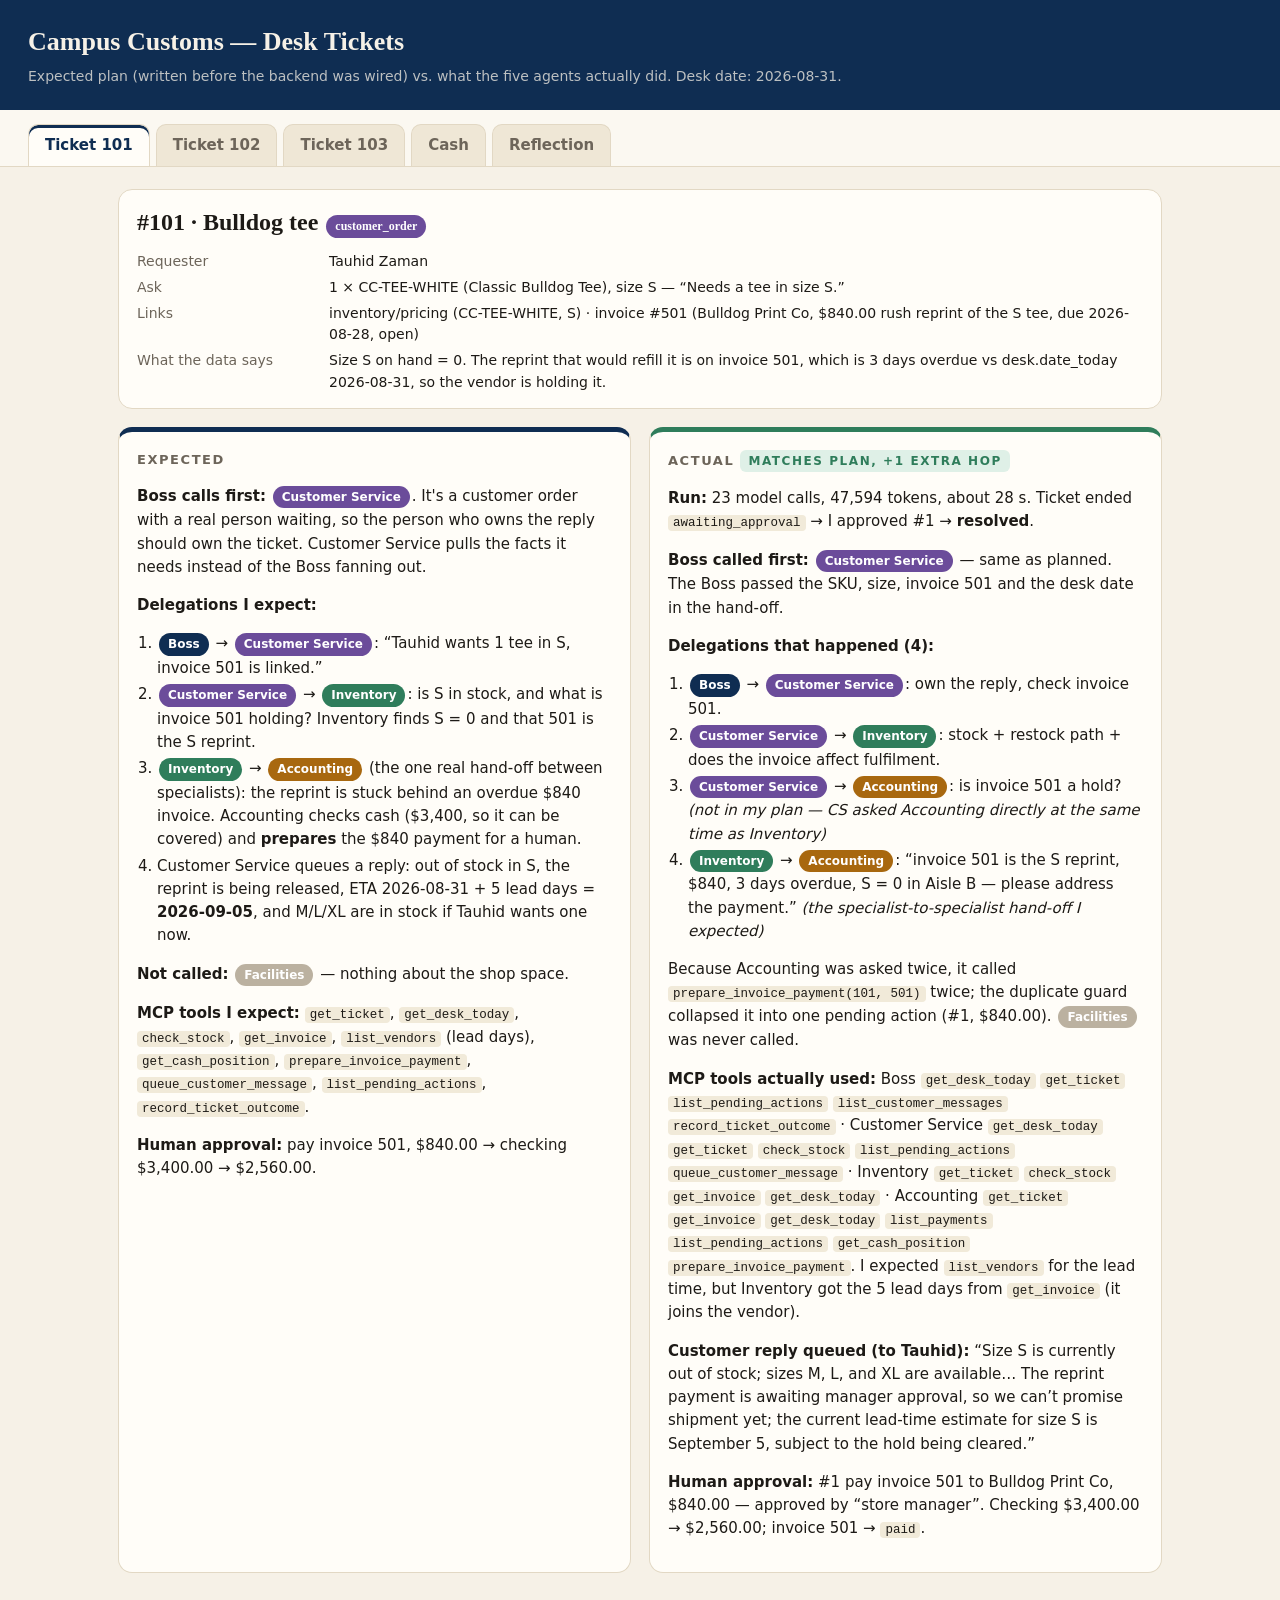
<file: output/desk_tickets.html>
<!doctype html>
<html lang="en">
<head>
<meta charset="utf-8">
<meta name="viewport" content="width=device-width, initial-scale=1">
<title>Campus Customs — Desk Tickets 101–103</title>
<style>
  :root { --navy:#0f2d52; --paper:#f6f1e7; --card:#fffdf8; --ink:#1d1a16; --muted:#6d655a; --line:#e2d8c4;
          --cs:#6b4c9a; --inv:#2f7d5b; --acc:#a8680f; --fac:#a4452c; --boss:#0f2d52; --stamp:#b3261e; }
  * { box-sizing:border-box; }
  body { margin:0; font:15px/1.55 -apple-system, "Segoe UI", Inter, system-ui, sans-serif; color:var(--ink); background:var(--paper); }
  header { background:var(--navy); color:#f6f1e7; padding:22px 28px; }
  header h1 { margin:0; font-family:Georgia, "Times New Roman", serif; font-size:26px; }
  header p { margin:4px 0 0; opacity:.75; font-size:14px; }
  nav { display:flex; gap:6px; padding:14px 28px 0; flex-wrap:wrap; border-bottom:1px solid var(--line); background:#fbf8f1; position:sticky; top:0; }
  nav button { font:inherit; font-weight:600; border:1px solid var(--line); border-bottom:none; background:#efe7d6; padding:9px 16px;
               border-radius:10px 10px 0 0; cursor:pointer; color:var(--muted); }
  nav button.on { background:var(--card); color:var(--navy); box-shadow:inset 0 3px 0 var(--navy); }
  main { max-width:1100px; margin:0 auto; padding:22px 28px 60px; }
  .tab { display:none; } .tab.on { display:block; }
  h2 { font-family:Georgia, serif; font-size:24px; margin:0 0 4px; }
  h3 { margin:22px 0 8px; font-size:13px; letter-spacing:.12em; text-transform:uppercase; color:var(--muted); }
  .ticket-card { background:var(--card); border:1px solid var(--line); border-radius:14px; padding:14px 18px; margin-bottom:18px; }
  .ticket-card dl { display:grid; grid-template-columns:140px 1fr; gap:4px 12px; margin:10px 0 0; font-size:14px; }
  .ticket-card dt { color:var(--muted); }
  .cols { display:grid; grid-template-columns:1fr 1fr; gap:18px; }
  @media (max-width:860px) { .cols { grid-template-columns:1fr; } }
  section.plan { background:var(--card); border:1px solid var(--line); border-radius:14px; padding:6px 18px 16px; }
  section.plan.expected { border-top:5px solid var(--navy); }
  section.plan.actual { border-top:5px solid var(--inv); }
  section.plan h3:first-child { margin-top:12px; }
  .chip { display:inline-block; font-size:12px; font-weight:700; color:#fff; padding:2px 9px; border-radius:999px; margin:1px 2px; white-space:nowrap; }
  .boss{background:var(--boss)} .cs{background:var(--cs)} .inv{background:var(--inv)} .acc{background:var(--acc)} .fac{background:var(--fac)} .off{background:#bbb1a0}
  code { font-family: ui-monospace, Menlo, monospace; font-size:12.5px; background:#f1ead9; border-radius:4px; padding:1px 5px; }
  ol, ul { padding-left:20px; margin:6px 0; } li { margin:3px 0; }
  .pending { color:var(--muted); font-style:italic; }
  table { width:100%; border-collapse:collapse; background:var(--card); border:1px solid var(--line); border-radius:12px; overflow:hidden; font-size:14px; }
  th, td { text-align:left; padding:9px 12px; border-bottom:1px solid var(--line); vertical-align:top; }
  th { background:#efe7d6; font-size:12px; letter-spacing:.06em; text-transform:uppercase; color:var(--muted); }
  td.num, th.num { text-align:right; font-family:ui-monospace, Menlo, monospace; white-space:nowrap; }
  tr.total td { font-weight:700; background:#f8f3e8; }
  .note { background:#fff8e6; border:1px solid #f0dfaa; border-radius:10px; padding:10px 14px; font-size:14px; }
  .verdict { display:inline-block; font-weight:700; font-size:12px; padding:2px 8px; border-radius:6px; background:#dff0e7; color:#2f7d5b; }
  .verdict.diff { background:#fff0cf; color:#8a5a00; }
  img.shot { max-width:100%; border:1px solid var(--line); border-radius:10px; }
</style>
</head>
<body>
<header>
  <h1>Campus Customs — Desk Tickets</h1>
  <p>Expected plan (written before the backend was wired) vs. what the five agents actually did. Desk date: 2026-08-31.</p>
</header>
<nav>
  <button data-tab="t101" class="on">Ticket 101</button>
  <button data-tab="t102">Ticket 102</button>
  <button data-tab="t103">Ticket 103</button>
  <button data-tab="cash">Cash</button>
  <button data-tab="reflection">Reflection</button>
</nav>
<main>

<!-- ============================================================ 101 -->
<div class="tab on" id="t101">
  <div class="ticket-card">
    <h2>#101 · Bulldog tee <span class="chip cs">customer_order</span></h2>
    <dl>
      <dt>Requester</dt><dd>Tauhid Zaman</dd>
      <dt>Ask</dt><dd>1 × CC-TEE-WHITE (Classic Bulldog Tee), size S — “Needs a tee in size S.”</dd>
      <dt>Links</dt><dd>inventory/pricing (CC-TEE-WHITE, S) · invoice #501 (Bulldog Print Co, $840.00 rush reprint of the S tee, due 2026-08-28, open)</dd>
      <dt>What the data says</dt><dd>Size S on hand = 0. The reprint that would refill it is on invoice 501, which is 3 days overdue vs desk.date_today 2026-08-31, so the vendor is holding it.</dd>
    </dl>
  </div>
  <div class="cols">
    <section class="plan expected">
      <h3>Expected</h3>
      <p><b>Boss calls first:</b> <span class="chip cs">Customer Service</span>. It's a customer order with a real person waiting, so the
        person who owns the reply should own the ticket. Customer Service pulls the facts it needs instead of the Boss fanning out.</p>
      <p><b>Delegations I expect:</b></p>
      <ol>
        <li><span class="chip boss">Boss</span> → <span class="chip cs">Customer Service</span>: “Tauhid wants 1 tee in S, invoice 501 is linked.”</li>
        <li><span class="chip cs">Customer Service</span> → <span class="chip inv">Inventory</span>: is S in stock, and what is invoice 501 holding? Inventory finds S = 0 and that 501 is the S reprint.</li>
        <li><span class="chip inv">Inventory</span> → <span class="chip acc">Accounting</span> (the one real hand-off between specialists): the reprint is stuck behind an overdue $840 invoice. Accounting checks cash ($3,400, so it can be covered) and <b>prepares</b> the $840 payment for a human.</li>
        <li>Customer Service queues a reply: out of stock in S, the reprint is being released, ETA 2026-08-31 + 5 lead days = <b>2026-09-05</b>, and M/L/XL are in stock if Tauhid wants one now.</li>
      </ol>
      <p><b>Not called:</b> <span class="chip off">Facilities</span> — nothing about the shop space.</p>
      <p><b>MCP tools I expect:</b> <code>get_ticket</code>, <code>get_desk_today</code>, <code>check_stock</code>, <code>get_invoice</code>,
        <code>list_vendors</code> (lead days), <code>get_cash_position</code>, <code>prepare_invoice_payment</code>,
        <code>queue_customer_message</code>, <code>list_pending_actions</code>, <code>record_ticket_outcome</code>.</p>
      <p><b>Human approval:</b> pay invoice 501, $840.00 → checking $3,400.00 → $2,560.00.</p>
    </section>
    <section class="plan actual" id="actual-101">
      <h3>Actual <span class="verdict">matches plan, +1 extra hop</span></h3>
      <p><b>Run:</b> 23 model calls, 47,594 tokens, about 28 s. Ticket ended <code>awaiting_approval</code> → I approved #1 → <b>resolved</b>.</p>
      <p><b>Boss called first:</b> <span class="chip cs">Customer Service</span> — same as planned. The Boss passed the SKU, size, invoice 501 and the desk date in the hand-off.</p>
      <p><b>Delegations that happened (4):</b></p>
      <ol>
        <li><span class="chip boss">Boss</span> → <span class="chip cs">Customer Service</span>: own the reply, check invoice 501.</li>
        <li><span class="chip cs">Customer Service</span> → <span class="chip inv">Inventory</span>: stock + restock path + does the invoice affect fulfilment.</li>
        <li><span class="chip cs">Customer Service</span> → <span class="chip acc">Accounting</span>: is invoice 501 a hold? <i>(not in my plan — CS asked Accounting directly at the same time as Inventory)</i></li>
        <li><span class="chip inv">Inventory</span> → <span class="chip acc">Accounting</span>: “invoice 501 is the S reprint, $840, 3 days overdue, S = 0 in Aisle B — please address the payment.” <i>(the specialist-to-specialist hand-off I expected)</i></li>
      </ol>
      <p>Because Accounting was asked twice, it called <code>prepare_invoice_payment(101, 501)</code> twice; the duplicate guard collapsed it into one pending action (#1, $840.00). <span class="chip off">Facilities</span> was never called.</p>
      <p><b>MCP tools actually used:</b>
        Boss <code>get_desk_today</code> <code>get_ticket</code> <code>list_pending_actions</code> <code>list_customer_messages</code> <code>record_ticket_outcome</code> ·
        Customer Service <code>get_desk_today</code> <code>get_ticket</code> <code>check_stock</code> <code>list_pending_actions</code> <code>queue_customer_message</code> ·
        Inventory <code>get_ticket</code> <code>check_stock</code> <code>get_invoice</code> <code>get_desk_today</code> ·
        Accounting <code>get_ticket</code> <code>get_invoice</code> <code>get_desk_today</code> <code>list_payments</code> <code>list_pending_actions</code> <code>get_cash_position</code> <code>prepare_invoice_payment</code>.
        I expected <code>list_vendors</code> for the lead time, but Inventory got the 5 lead days from <code>get_invoice</code> (it joins the vendor).</p>
      <p><b>Customer reply queued (to Tauhid):</b> “Size S is currently out of stock; sizes M, L, and XL are available… The reprint payment is awaiting manager approval, so we can’t promise shipment yet; the current lead-time estimate for size S is September 5, subject to the hold being cleared.”</p>
      <p><b>Human approval:</b> #1 pay invoice 501 to Bulldog Print Co, $840.00 — approved by “store manager”. Checking $3,400.00 → $2,560.00; invoice 501 → <code>paid</code>.</p>
    </section>
  </div>
</div>

<!-- ============================================================ 102 -->
<div class="tab" id="t102">
  <div class="ticket-card">
    <h2>#102 · Rent due <span class="chip fac">rent_notice</span></h2>
    <dl>
      <dt>Requester</dt><dd>Elm City Properties (landlord)</dd>
      <dt>Ask</dt><dd>“Email: shop rent due in 2 days.”</dd>
      <dt>Links</dt><dd>lease #1 — Chapel Street shop, $2,400.00/month, next_due 2026-09-02</dd>
      <dt>What the data says</dt><dd>2026-09-02 is exactly 2 days after desk.date_today, so the email matches the lease. No rent payment exists in <code>payments</code>.</dd>
    </dl>
  </div>
  <div class="cols">
    <section class="plan expected">
      <h3>Expected</h3>
      <p><b>Boss calls first:</b> <span class="chip fac">Facilities</span>. The lease and the landlord are theirs; they can check that the
        notice actually matches the lease before anyone thinks about money.</p>
      <p><b>Delegations I expect:</b></p>
      <ol>
        <li><span class="chip boss">Boss</span> → <span class="chip fac">Facilities</span>: “Landlord says rent is due in 2 days, lease 1.”</li>
        <li><span class="chip fac">Facilities</span> → <span class="chip acc">Accounting</span>: lease 1, $2,400.00, due 2026-09-02, not paid yet — check cash and prepare the rent.
          Accounting sees $3,400 in checking with $3,240 committed (rent + invoice 501) and prepares the $2,400 rent payment.</li>
      </ol>
      <p><b>Not called:</b> <span class="chip off">Inventory</span> (no goods), <span class="chip off">Customer Service</span> (the landlord isn't a customer; no reply needed).</p>
      <p><b>MCP tools I expect:</b> <code>get_ticket</code>, <code>get_desk_today</code>, <code>get_lease</code>, <code>list_payments</code>,
        <code>get_cash_position</code>, <code>prepare_rent_payment</code>, <code>list_pending_actions</code>, <code>record_ticket_outcome</code>.</p>
      <p><b>Human approval:</b> rent $2,400.00. After 101 and 102 checking should be $160.00. Lease next_due moves to 2026-10-02.</p>
    </section>
    <section class="plan actual" id="actual-102">
      <h3>Actual <span class="verdict diff">right agents, one unneeded loop-back</span></h3>
      <p><b>Run:</b> 15 model calls, 26,981 tokens, about 40 s. <code>awaiting_approval</code> → I approved #2 → <b>resolved</b>.</p>
      <p><b>Boss called first:</b> <span class="chip fac">Facilities</span> — as planned.</p>
      <p><b>Delegations that happened (3):</b></p>
      <ol>
        <li><span class="chip boss">Boss</span> → <span class="chip fac">Facilities</span>: review lease 1, coordinate Accounting.</li>
        <li><span class="chip fac">Facilities</span> → <span class="chip acc">Accounting</span>: lease 1, $2,400.00, due 2026-09-02 (2 days from 2026-08-31), not paid this cycle, notice matches — prepare rent.</li>
        <li><span class="chip acc">Accounting</span> → <span class="chip fac">Facilities</span>: “please confirm lease 1 details…” <i>(not in my plan — Facilities had already given every one of those facts, and the prompt says not to delegate back to whoever just asked. Wasted ~4 calls but did no harm.)</i></li>
      </ol>
      <p><span class="chip off">Inventory</span> and <span class="chip off">Customer Service</span> were never called — the landlord notice did not get a customer message, exactly like the plan.</p>
      <p><b>MCP tools actually used:</b>
        Boss <code>get_desk_today</code> <code>get_ticket</code> <code>list_pending_actions</code> <code>list_customer_messages</code> <code>record_ticket_outcome</code> ·
        Facilities <code>get_desk_today</code> <code>get_ticket</code> <code>get_lease</code> <code>list_payments</code> ·
        Accounting <code>get_ticket</code> <code>get_cash_position</code> <code>get_desk_today</code> <code>list_pending_actions</code> <code>list_payments</code> <code>prepare_rent_payment</code>. Same set I expected.</p>
      <p><b>Cash reasoning in the run:</b> Accounting reported checking $2,560.00 before and $160.00 after the rent — invoice 501 had already been paid on ticket 101, so it correctly did not count it again.</p>
      <p><b>Human approval:</b> #2 Chapel Street rent to Elm City Properties, $2,400.00 — approved. Checking $2,560.00 → $160.00; lease next_due → 2026-10-02.</p>
    </section>
  </div>
</div>

<!-- ============================================================ 103 -->
<div class="tab" id="t103">
  <div class="ticket-card">
    <h2>#103 · Bulk hoodie discount <span class="chip acc">price_override</span></h2>
    <dl>
      <dt>Requester</dt><dd>Yale AI Club (student org)</dd>
      <dt>Ask</dt><dd>20 × CC-HOOD-NAVY (Basic Hoodie Big Yale), size M, “asking for a bulk discount.”</dd>
      <dt>Links</dt><dd>inventory/pricing (CC-HOOD-NAVY, M): unit cost $22.00, list $58.00</dd>
      <dt>What the data says</dt><dd>Only 8 M on hand (12 short). A 15% discount = $49.30/unit, $986.00 total, 55.4% gross margin. A 12-unit reprint would cost 12 × $22 = $264, but after rent and invoice 501 only $160 is free.</dd>
    </dl>
  </div>
  <div class="cols">
    <section class="plan expected">
      <h3>Expected</h3>
      <p><b>Boss calls first:</b> <span class="chip acc">Accounting</span>. The ticket is a price override — a margin decision that needs
        a human — so the agent who owns prices and cash should lead, not Customer Service.</p>
      <p><b>Delegations I expect:</b></p>
      <ol>
        <li><span class="chip boss">Boss</span> → <span class="chip acc">Accounting</span>: “AI Club wants 20 M hoodies at a bulk price.”</li>
        <li><span class="chip acc">Accounting</span> → <span class="chip inv">Inventory</span>: can we fill 20 M? Inventory finds 8, tries a 12-unit reprint from Bulldog Print Co,
          and the purchase gets <b>blocked by the cash rule</b> ($264 &gt; $160 free).</li>
        <li>Accounting quotes 15% (the policy max) and files a price override for a human.</li>
        <li><span class="chip acc">Accounting</span> → <span class="chip cs">Customer Service</span>: queue the quote to the club — proposed $49.30/unit pending manager approval, 8 ready now, the other 12 need a reprint (5-day lead) once a deposit or cash frees up.</li>
      </ol>
      <p><b>Not called:</b> <span class="chip off">Facilities</span>.</p>
      <p><b>MCP tools I expect:</b> <code>get_ticket</code>, <code>get_desk_today</code>, <code>get_pricing</code>, <code>quote_bulk_price</code>,
        <code>check_stock</code>, <code>list_vendors</code>, <code>prepare_purchase_order</code> (refused), <code>get_cash_position</code>,
        <code>request_price_override</code>, <code>queue_customer_message</code>, <code>record_ticket_outcome</code>.</p>
      <p><b>Human approval:</b> the price override only — $0 change to checking.</p>
    </section>
    <section class="plan actual" id="actual-103">
      <h3>Actual <span class="verdict diff">right outcome, chattier than planned</span></h3>
      <p><b>Run:</b> 28 model calls, 65,960 tokens, about 100 s (the most expensive ticket). <code>awaiting_approval</code> → I approved #3 → <b>resolved</b>.</p>
      <p><b>Boss called first:</b> <span class="chip acc">Accounting</span> — as planned.</p>
      <p><b>Delegations that happened (6):</b></p>
      <ol>
        <li><span class="chip boss">Boss</span> → <span class="chip acc">Accounting</span>: 20 × CC-HOOD-NAVY M, bulk discount.</li>
        <li><span class="chip acc">Accounting</span> → <span class="chip inv">Inventory</span>: can we fill 20? (after a first <code>quote_bulk_price(20, 15%)</code>).</li>
        <li><span class="chip inv">Inventory</span> → <span class="chip acc">Accounting</span>: 8 in Aisle A, gap 12, Bulldog Print 5 lead days, $22 cost — and the 12-unit PO ($264) was <b>blocked by the cash rule</b> ($160 free). <i>(Inventory tried the PO before asking Accounting, and the first try had <code>requested_by="Yale AI Club"</code> — wrong label; the tool refused anyway.)</i></li>
        <li><span class="chip acc">Accounting</span> → <span class="chip cs">Customer Service</span>: quote the club $49.30/unit, pending approval, 8 in stock.</li>
        <li><span class="chip cs">Customer Service</span> → <span class="chip inv">Inventory</span>: re-confirm the shortage <i>(extra — the facts were already in the hand-off; Inventory tried the PO a second time and was refused again)</i>.</li>
        <li><span class="chip cs">Customer Service</span> → <span class="chip acc">Accounting</span>: re-confirm the price is customer-safe <i>(extra)</i>.</li>
      </ol>
      <p>Accounting filed the override twice (two near-identical reasons); the duplicate guard kept one pending action (#3). <span class="chip off">Facilities</span> was never called.</p>
      <p><b>MCP tools actually used:</b>
        Boss <code>get_desk_today</code> <code>get_ticket</code> <code>list_pending_actions</code> <code>list_customer_messages</code> <code>record_ticket_outcome</code> ·
        Accounting <code>get_ticket</code> <code>get_pricing</code> <code>quote_bulk_price</code> <code>get_cash_position</code> <code>list_pending_actions</code> <code>request_price_override</code> ·
        Inventory <code>get_desk_today</code> <code>get_ticket</code> <code>check_stock</code> <code>get_pricing</code> <code>list_vendors</code> <code>prepare_purchase_order</code> (refused ×2) ·
        Customer Service <code>get_desk_today</code> <code>get_ticket</code> <code>check_stock</code> <code>get_pricing</code> <code>list_pending_actions</code> <code>queue_customer_message</code>. Every tool I expected, plus duplicates.</p>
      <p><b>Customer reply queued (to Yale AI Club):</b> “the proposed 15% bulk price is $49.30 per hoodie ($986 for 20), but it is still pending manager approval… We currently have 8 medium hoodies in stock, so 12 are short; the replenishment order has not been placed… September 5 is a tentative estimated arrival date.” — no cost, margin or cash numbers leaked.</p>
      <p><b>Human approval:</b> #3 price override 20 × CC-HOOD-NAVY at $49.30 (15% off, 55.4% margin) — approved, <b>$0 cash</b>. Checking stays $160.00.</p>
    </section>
  </div>
</div>

<!-- ============================================================ CASH -->
<div class="tab" id="cash">
  <h2>Cash</h2>
  <p>Full run on 2026-10-06 after pressing <b>Reset database</b> on the board (working copy = fresh copy of
    <code>campus_customs.db</code>). Only the <code>checking</code> account exists. Every cash change below
    came from a human clicking Approve; agents only prepared them.</p>
  <table>
    <tr><th>Step</th><th>What moved and why</th><th>Approved</th><th class="num">Change</th><th class="num">Checking after</th></tr>
    <tr><td>Start</td><td>Balance after the reset (<code>cash_accounts.balance</code>, dated 2026-08-31).</td><td>—</td><td class="num">—</td><td class="num">$3,400.00</td></tr>
    <tr><td><b>Ticket 101</b></td><td>Pending action #1 → <code>payments</code> #1, kind <code>invoice</code>, ref 501: paid Bulldog Print Co's <b>overdue</b> rush-reprint invoice for the size-S tee (due 2026-08-28). Paying it releases the reprint so Tauhid's tee can ship. Invoice 501 → <code>paid</code>.</td><td>store manager</td><td class="num">−$840.00</td><td class="num">$2,560.00</td></tr>
    <tr><td><b>Ticket 102</b></td><td>Pending action #2 → <code>payments</code> #2, kind <code>rent</code>, ref lease 1: Chapel Street shop rent to Elm City Properties, due 2026-09-02. Lease <code>next_due</code> → 2026-10-02.</td><td>store manager</td><td class="num">−$2,400.00</td><td class="num">$160.00</td></tr>
    <tr><td><b>Ticket 103</b></td><td>Pending action #3: <b>price override only</b> — 20 × CC-HOOD-NAVY M at $49.30 (15% off $58.00). A discount changes future revenue, not checking, so no payment row. The 12-hoodie restock (12 × $22.00 = $264.00) was <b>refused by the cash rule</b> because only $160.00 was free, so no purchase was made.</td><td>store manager</td><td class="num">$0.00</td><td class="num">$160.00</td></tr>
    <tr class="total"><td>End</td><td>$3,400.00 − $840.00 − $2,400.00 − $0.00</td><td></td><td class="num">−$3,240.00</td><td class="num">$160.00</td></tr>
  </table>
  <h3>Check against the working database</h3>
  <p><code>SELECT balance FROM cash_accounts WHERE name='checking'</code> → <b>160.0</b> (date 2026-08-31) ✓<br>
     <code>SELECT SUM(amount) FROM payments</code> → <b>3240.0</b> (2 rows, both <code>approved_by = 'store manager'</code>) ✓<br>
     $3,400.00 − $3,240.00 = $160.00 ✓</p>
  <div class="note"><b>Why ticket 103 cost nothing:</b> before any ticket ran, $840 (invoice 501) + $2,400 (rent) = $3,240 of the
    $3,400 was already committed, leaving $160 free. The full 20-hoodie order needed a $264 reprint, so the agents quoted the
    discount, promised only the 8 hoodies on hand, and suggested a deposit — instead of spending rent money on hoodies.</div>
</div>

<!-- ============================================================ REFLECTION -->
<div class="tab" id="reflection">
  <h2>Reflection</h2>

  <h3>1. How I'd evaluate the agents on each ticket</h3>
  <p>I graded each ticket on four things: <b>correct outcome</b> (right money prepared, right promise to the customer),
    <b>rule-keeping</b> (desk date, unpaid-invoice hold, human approval, cash floor, discount policy), <b>honesty</b> (every number
    traceable to an MCP tool result in the audit trail) and <b>efficiency</b> (model calls and hand-offs vs. what the ticket needed).</p>
  <table>
    <tr><th>Ticket</th><th>Outcome</th><th>Rules</th><th>Honesty</th><th>Efficiency</th><th>Grade</th></tr>
    <tr><td>101 Bulldog tee</td><td>Correct: S = 0, invoice 501 identified as the hold, $840 prepared, Tauhid offered M/L/XL now or S around Sep 5.</td>
      <td>All kept. Measured "3 days overdue" from 2026-08-31, refused to promise shipment while 501 was unpaid.</td>
      <td>Sep 5 = 08-31 + Bulldog's 5 lead days from <code>get_invoice</code>; the stock numbers match <code>check_stock</code>.</td>
      <td>23 calls / 47.6k tokens. CS asked Accounting <i>and</i> Inventory asked Accounting, so the payment was prepared twice (deduped).</td><td><b>A−</b></td></tr>
    <tr><td>102 Rent due</td><td>Correct: notice verified against lease 1, $2,400 prepared, no customer message.</td>
      <td>All kept. It checked <code>payments</code> before preparing, so a double payment wasn't possible.</td>
      <td>Every figure came from <code>get_lease</code> / <code>get_cash_position</code>. The $2,560 → $160 math was right because 501 was already paid.</td>
      <td>15 calls / 27k tokens, the cheapest run, but Accounting bounced back to Facilities for facts it already had.</td><td><b>A</b></td></tr>
    <tr><td>103 Bulk hoodies</td><td>Correct and the most "business-smart": 15% (policy max) at $49.30, 55.4% margin, override for a human, reprint refused because of cash, partial-fill honesty to the club.</td>
      <td>All kept, but only because the <b>tools</b> enforced them: Inventory tried the $264 PO twice (once mislabelled as requested by "Yale AI Club").</td>
      <td>No cost, margin or cash leaked to the customer. The "$104 funding gap" in the outcome = $264 − $160, correct.</td>
      <td>28 calls / 66k tokens, 6 hand-offs, including 2 re-verification hops from Customer Service.</td><td><b>B+</b></td></tr>
  </table>
  <p>Overall, the agents never did anything <i>wrong</i> with money. Where they went sloppy (duplicate prepares, a $264 PO
    attempt with no cash), the MCP guardrails caught it. That's the lesson: prompts set intent, but code has to enforce the rules.
    The weakest part is cost. Ticket 103 used 2.4× the tokens of 102 for a decision a human manager makes in two minutes.</p>

  <h3>2. Actual vs. Expected, per ticket</h3>
  <ul>
    <li><b>101:</b> First call matched (Customer Service). The specialist hand-off I predicted, Inventory → Accounting about invoice 501,
      happened. One extra hop I didn't plan: Customer Service went straight to Accounting in parallel with Inventory. Tools matched
      except <code>list_vendors</code>: I assumed it was needed for the lead time, but <code>get_invoice</code> already joins the vendor's
      <code>lead_days</code>, so my plan was a step too pessimistic. Facilities stayed idle, as planned.</li>
    <li><b>102:</b> First call (Facilities) and the Facilities → Accounting hand-off matched exactly, and the agents also skipped
      Customer Service, as I'd planned. Difference: Accounting → Facilities "confirm lease details" was a pointless loop-back that the
      prompt explicitly discourages. The tool set was identical to my plan.</li>
    <li><b>103:</b> First call (Accounting), Accounting → Inventory, the refused purchase order, and Accounting → Customer Service all
      matched my plan, and the outcome was exactly what I wrote ($0 cash, override only). The difference was volume: Inventory
      came back to Accounting itself (planned as a reply, done as a new hand-off), and Customer Service re-checked with both Inventory
      and Accounting before writing. 6 hand-offs vs. my 3.</li>
  </ul>
  <p>Pattern: the <b>first call was right 3/3</b> (the Boss prompt's type → owner table works), and no ticket ever pulled in the
    agent I marked "not called". The drift is always <i>extra verification</i>, never <i>wrong delegation</i>.</p>

  <h3>3. What would have been simpler as one agent with tools — and why</h3>
  <ul>
    <li><b>Ticket 102 (rent)</b> is the clearest case. It's a linear checklist: <code>get_lease</code> → <code>list_payments</code> →
      <code>get_cash_position</code> → <code>prepare_rent_payment</code>. One "shop operator" agent with those four tools would do it in
      about 5 calls instead of 15. The Facilities/Accounting split added a hand-off and a loop-back but no judgment.</li>
    <li><b>Ticket 101</b> is also mostly a single chain (stock → invoice → pay → reply). The split cost a duplicate prepare because two
      agents both thought they owned the invoice question. One agent couldn't have done that.</li>
    <li><b>Ticket 103</b> is the only one where separate roles earned their keep: Accounting held the margin and cash view and Customer
      Service held the "don't leak internal numbers" voice, and keeping those apart made the club's message cleaner. Even there, a
      single agent with <code>quote_bulk_price</code>, <code>check_stock</code>, <code>get_cash_position</code> and
      <code>queue_customer_message</code> would have reached the same outcome, because the rules that mattered live in the tools.</li>
  </ul>
  <p>Why: at Campus Customs' size (3 tickets, 1 account, 1 lease, 3 vendors) the data is small enough for one context window, and
    every hand-off re-sends context (that's where 66k tokens went). Multi-agent pays off when roles need <b>different permissions</b>
    (only Accounting can prepare money; that's real value) or truly parallel work. A cheaper design: one agent plus role-scoped
    tool permissions, or the Boss calling specialists only for decisions, not for re-checks.</p>

  <h3>4. Three new problems this team <u>can</u> solve with the tools I built</h3>
  <ol>
    <li><b>"Do you have the Yale Cap for our 30-person welcome event, and can we get a deal?"</b> Customer Service → Accounting:
      <code>check_stock(CC-HAT-BLUE)</code> shows 40 OS in Aisle C, so it can be filled today. <code>quote_bulk_price(CC-HAT-BLUE, 30, 15)</code>
      gives $18.70 with a 67.9% margin, inside policy, then <code>request_price_override</code> and a queued quote. Unlike 103, there's
      no reprint and no cash needed.</li>
    <li><b>A new Bulldog Print invoice arrives and the manager asks "can we pay it this week?"</b> Accounting uses
      <code>list_open_invoices</code> + <code>get_cash_position</code>. After our run, checking is $160 with nothing committed until rent on
      2026-10-02, so it can say exactly what's affordable and prepare it with <code>prepare_invoice_payment</code> once the invoice is on
      a ticket. It's the same flow as 101.</li>
    <li><b>A customer emails "I want a Crest Mug."</b> Inventory finds <code>CC-MUG-CREST</code> OS = 0 and <code>list_vendors</code> finds Elm
      City Gifts (mugs, 3 lead days), so ETA = date_today + 3. <code>prepare_purchase_order</code> for a few mugs at $3.50 each fits inside
      the $160 free cash (e.g. 12 × $3.50 = $42), and Customer Service queues an honest reply with the date.</li>
  </ol>

  <h3>5. Three new problems this team <u>cannot</u> solve — and what it would need</h3>
  <ol>
    <li><b>Collecting the AI Club's deposit so the 12-hoodie reprint can go ahead.</b> Ticket 103 stalled because the only money tools
      are outflows. There's no table or tool for money <i>coming in</i>. It would need an <code>orders</code> + <code>customer_payments</code> table,
      a <code>record_deposit</code> tool (human-confirmed, like approvals), and a Payments/Billing agent (or Accounting with a Stripe-style
      payment-link tool). Then free cash becomes $160 + deposit, and <code>prepare_purchase_order</code> for $264 would pass.</li>
    <li><b>Actually shipping and tracking Tauhid's tee once the reprint lands.</b> Nothing updates <code>inventory.qty</code> when goods arrive,
      and QuickShip CT (local courier) is in <code>vendors</code> with no way to book it. It would need <code>receive_stock</code> (increment qty against
      a PO), <code>create_shipment</code> / <code>track_shipment</code> tools for the courier, and a Fulfilment agent that watches POs and tells
      Customer Service when to send the "it shipped" message. Today the 101 reply can only say "around Sep 5".</li>
    <li><b>Disputing a late fee or renegotiating the lease with Elm City Properties.</b> Facilities can read <code>leases</code> but has no lease
      terms (late fees, renewal dates), no document store, and no way to send email. It would need a contracts table or document
      retrieval (RAG over the PDF lease), a <code>draft_landlord_email</code> tool that goes through the same human-approval queue as
      customer messages, and probably a Legal/Contracts agent with read-only access to the lease document.</li>
  </ol>
  <p>Evidence for all of the above is on this page: the ticket tabs (delegation chains and tool lists) and the Cash tab ($3,400 → $160,
    and the $264 vs $160 refusal that drives problem 5.1).</p>
</div>

</main>
<script>
  document.querySelectorAll('nav button').forEach(function (b) {
    b.addEventListener('click', function () {
      document.querySelectorAll('nav button').forEach(function (x) { x.classList.toggle('on', x === b); });
      document.querySelectorAll('.tab').forEach(function (t) { t.classList.toggle('on', t.id === b.dataset.tab); });
      history.replaceState(null, '', '#' + b.dataset.tab);
    });
  });
  if (location.hash) { var b = document.querySelector('nav button[data-tab="' + location.hash.slice(1) + '"]'); if (b) b.click(); }
</script>
</body>
</html>
</file>
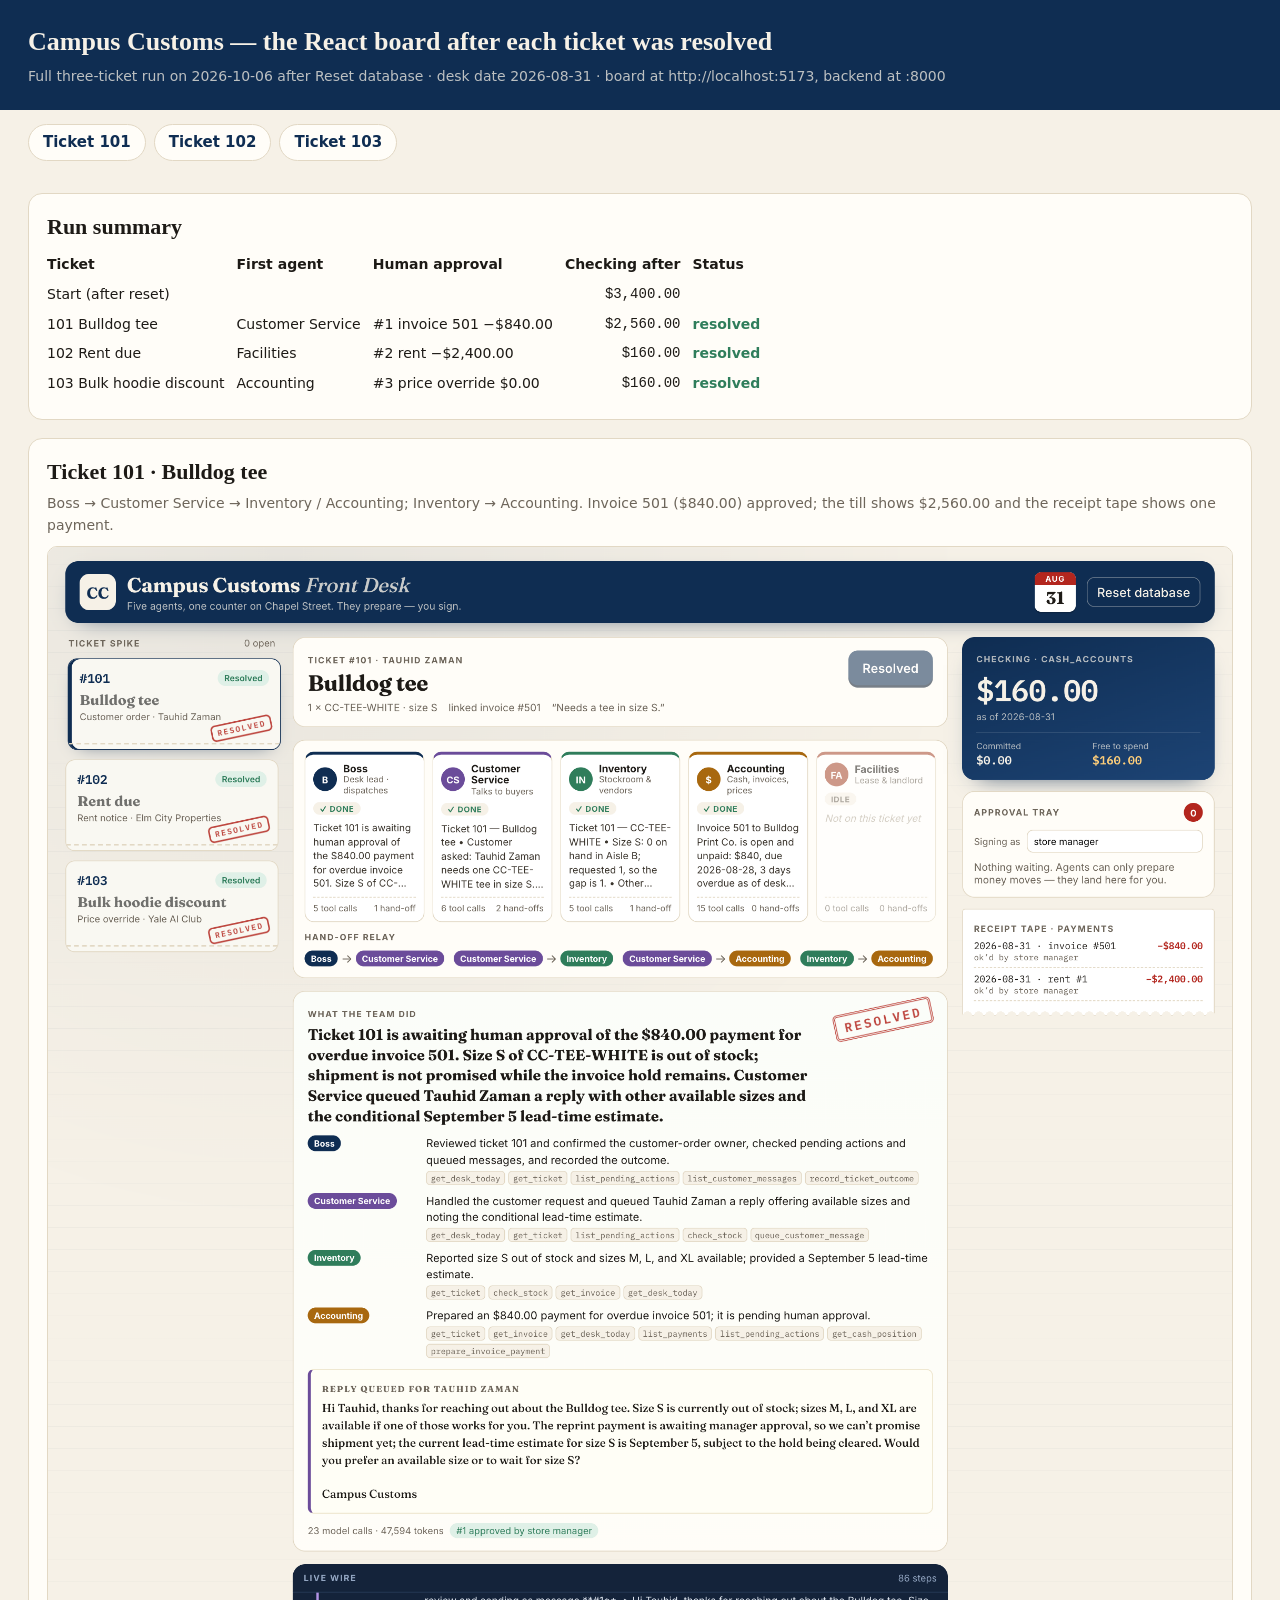
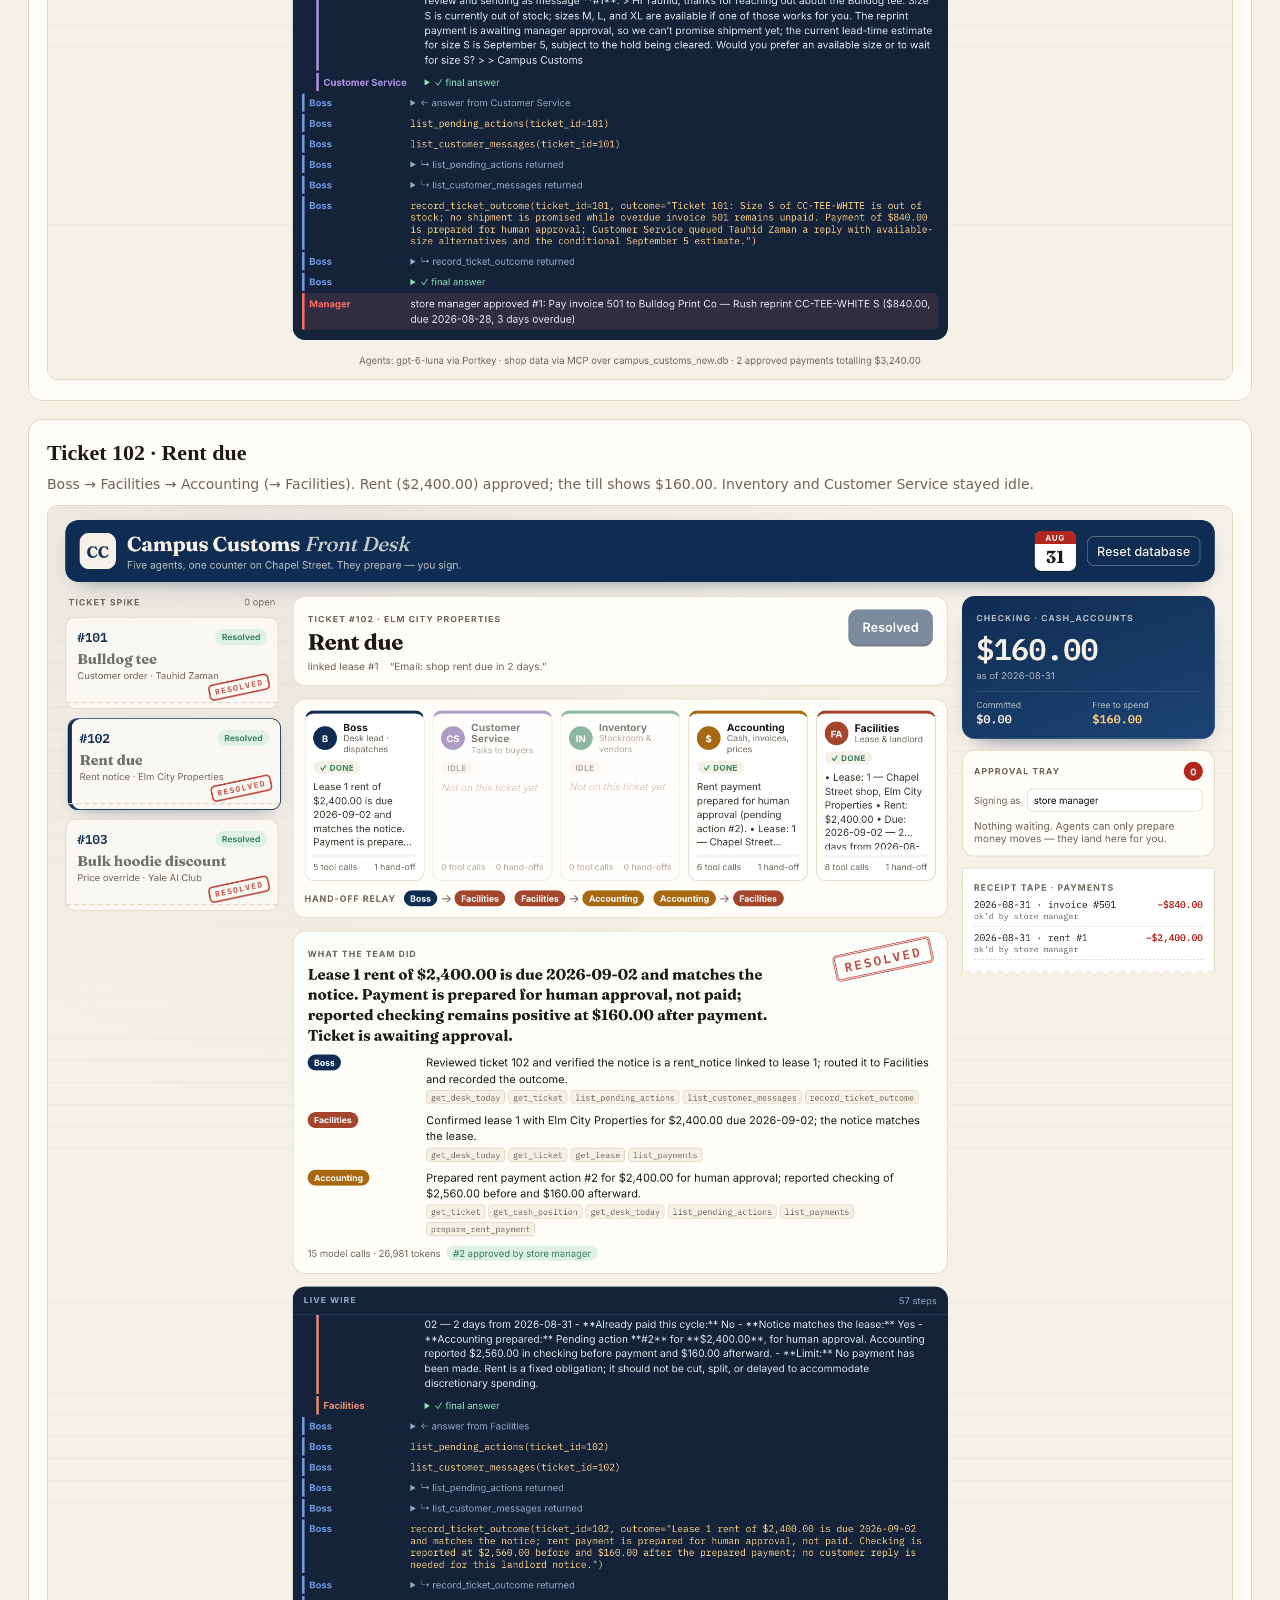
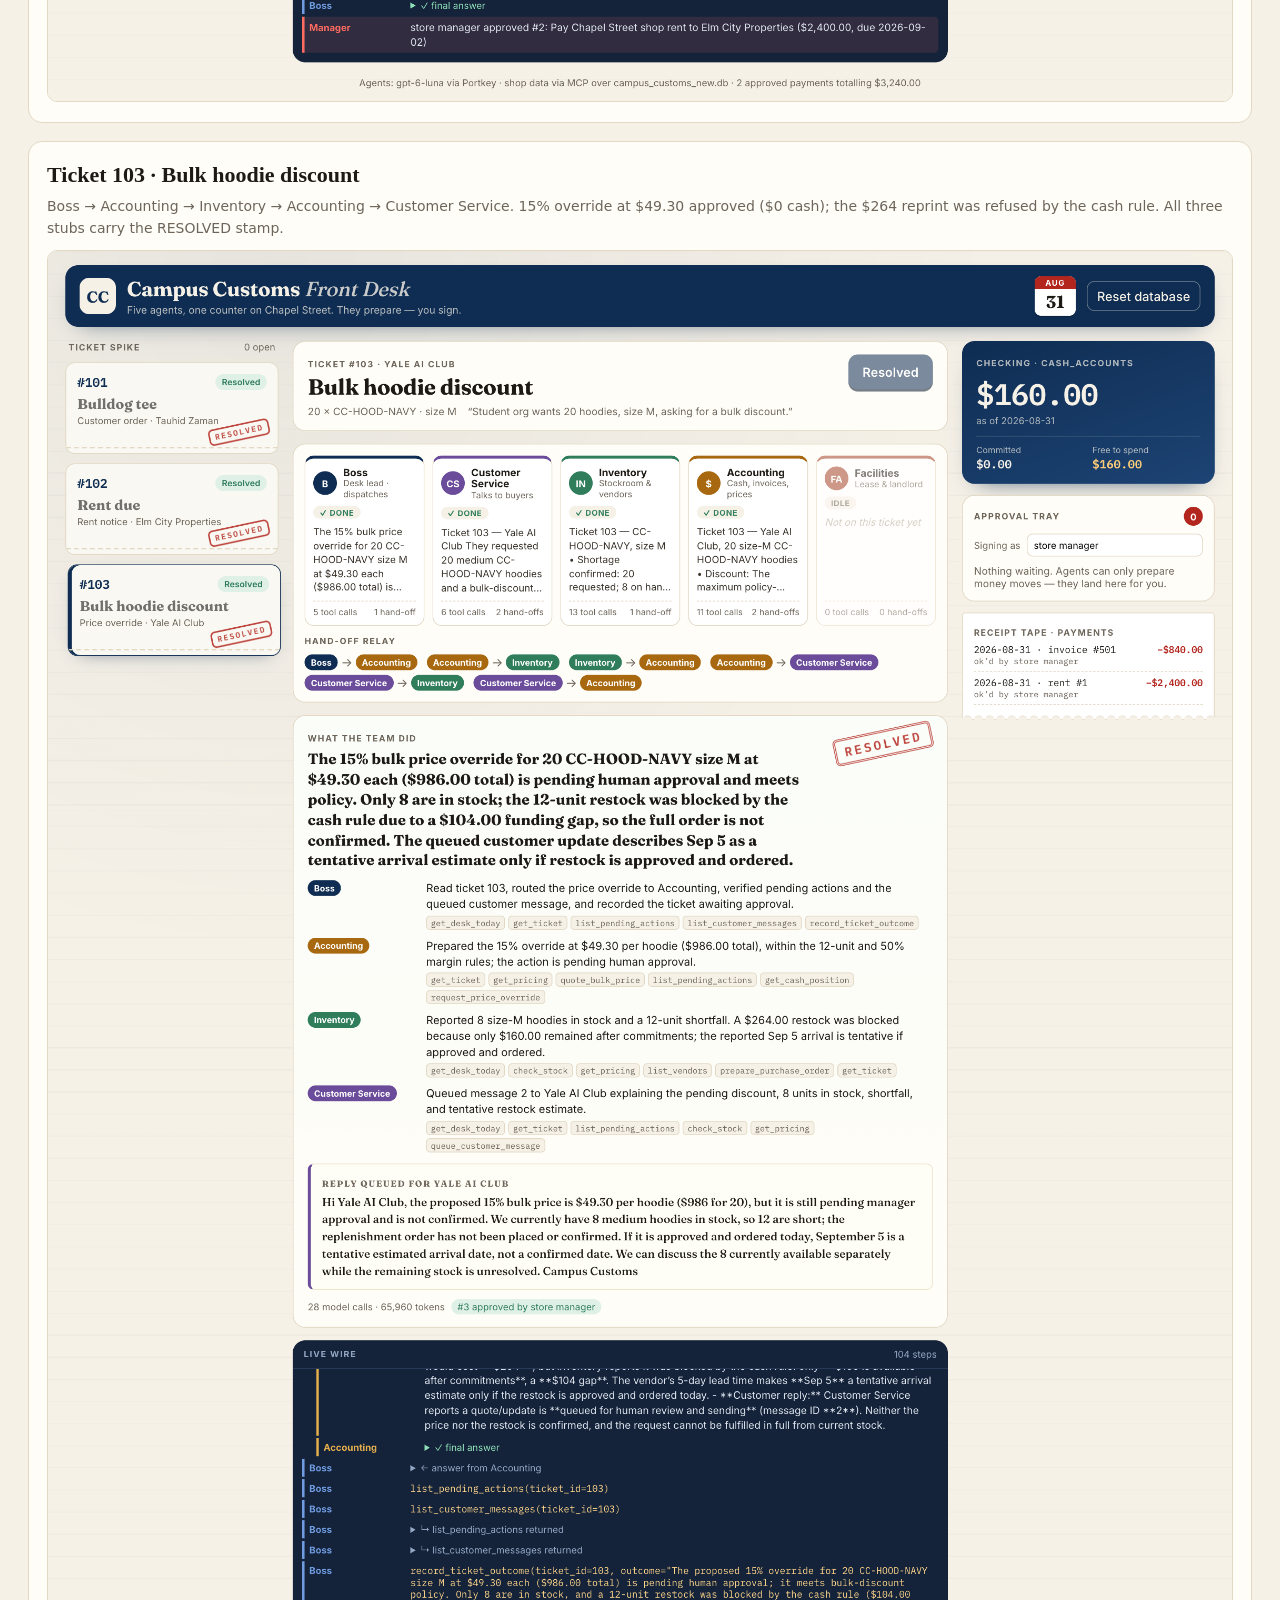
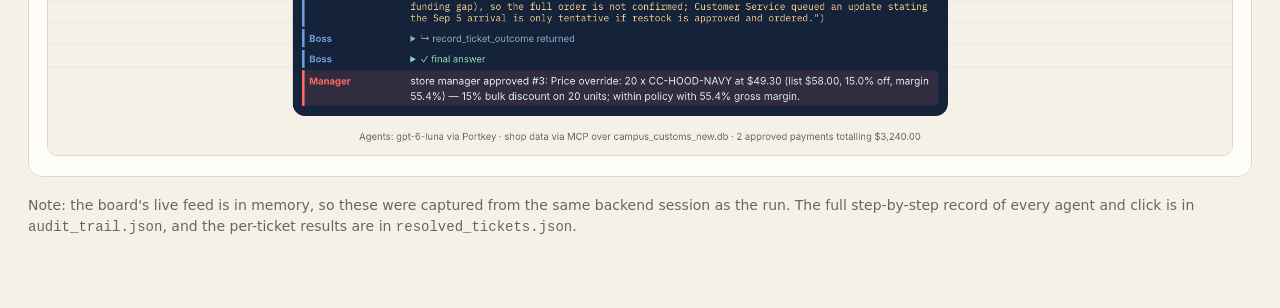
<file: output/resolved_board.html>
<!doctype html>
<html lang="en">
<head>
<meta charset="utf-8">
<meta name="viewport" content="width=device-width, initial-scale=1">
<title>Campus Customs — Resolved Board Screenshots</title>
<style>
  :root { --navy:#0f2d52; --paper:#f6f1e7; --card:#fffdf8; --line:#e2d8c4; --muted:#6d655a; --ok:#2f7d5b; }
  * { box-sizing:border-box; }
  body { margin:0; font:15px/1.55 -apple-system, "Segoe UI", Inter, system-ui, sans-serif; background:var(--paper); color:#1d1a16; }
  header { background:var(--navy); color:#f6f1e7; padding:22px 28px; }
  header h1 { margin:0; font-family:Georgia, serif; font-size:26px; }
  header p { margin:4px 0 0; opacity:.75; font-size:14px; }
  nav { display:flex; gap:8px; padding:14px 28px; flex-wrap:wrap; }
  nav a { text-decoration:none; font-weight:600; color:var(--navy); background:var(--card); border:1px solid var(--line); padding:6px 14px; border-radius:999px; }
  main { max-width:1280px; margin:0 auto; padding:0 28px 60px; }
  section { background:var(--card); border:1px solid var(--line); border-radius:14px; padding:16px 18px 20px; margin:18px 0; }
  h2 { font-family:Georgia, serif; margin:0 0 4px; font-size:22px; }
  .meta { color:var(--muted); font-size:14px; margin:0 0 10px; }
  .ok { color:var(--ok); font-weight:700; }
  img { display:block; width:100%; height:auto; border:1px solid var(--line); border-radius:10px; }
  table { border-collapse:collapse; font-size:14px; margin:6px 0 0; }
  td, th { padding:4px 12px 4px 0; text-align:left; }
  td.num { font-family: ui-monospace, Menlo, monospace; text-align:right; }
</style>
</head>
<body>
<header>
  <h1>Campus Customs — the React board after each ticket was resolved</h1>
  <p>Full three-ticket run on 2026-10-06 after Reset database · desk date 2026-08-31 · board at http://localhost:5173, backend at :8000</p>
</header>
<nav>
  <a href="#t101">Ticket 101</a><a href="#t102">Ticket 102</a><a href="#t103">Ticket 103</a>
</nav>
<main>
  <section>
    <h2>Run summary</h2>
    <table>
      <tr><th>Ticket</th><th>First agent</th><th>Human approval</th><th>Checking after</th><th>Status</th></tr>
      <tr><td>Start (after reset)</td><td></td><td></td><td class="num">$3,400.00</td><td></td></tr>
      <tr><td>101 Bulldog tee</td><td>Customer Service</td><td>#1 invoice 501 −$840.00</td><td class="num">$2,560.00</td><td class="ok">resolved</td></tr>
      <tr><td>102 Rent due</td><td>Facilities</td><td>#2 rent −$2,400.00</td><td class="num">$160.00</td><td class="ok">resolved</td></tr>
      <tr><td>103 Bulk hoodie discount</td><td>Accounting</td><td>#3 price override $0.00</td><td class="num">$160.00</td><td class="ok">resolved</td></tr>
    </table>
  </section>

  <section id="t101">
    <h2>Ticket 101 · Bulldog tee</h2>
    <p class="meta">Boss → Customer Service → Inventory / Accounting; Inventory → Accounting. Invoice 501 ($840.00) approved; the till shows $2,560.00 and the receipt tape shows one payment.</p>
    <img src="resolved_board_images/ticket_101.png" alt="React board with ticket 101 resolved">
  </section>

  <section id="t102">
    <h2>Ticket 102 · Rent due</h2>
    <p class="meta">Boss → Facilities → Accounting (→ Facilities). Rent ($2,400.00) approved; the till shows $160.00. Inventory and Customer Service stayed idle.</p>
    <img src="resolved_board_images/ticket_102.png" alt="React board with ticket 102 resolved">
  </section>

  <section id="t103">
    <h2>Ticket 103 · Bulk hoodie discount</h2>
    <p class="meta">Boss → Accounting → Inventory → Accounting → Customer Service. 15% override at $49.30 approved ($0 cash); the $264 reprint was refused by the cash rule. All three stubs carry the RESOLVED stamp.</p>
    <img src="resolved_board_images/ticket_103.png" alt="React board with ticket 103 resolved">
  </section>

  <p class="meta">Note: the board's live feed is in memory, so these were captured from the same backend session as the run. The
    full step-by-step record of every agent and click is in <code>audit_trail.json</code>, and the per-ticket results are in
    <code>resolved_tickets.json</code>.</p>
</main>
</body>
</html>
</file>
